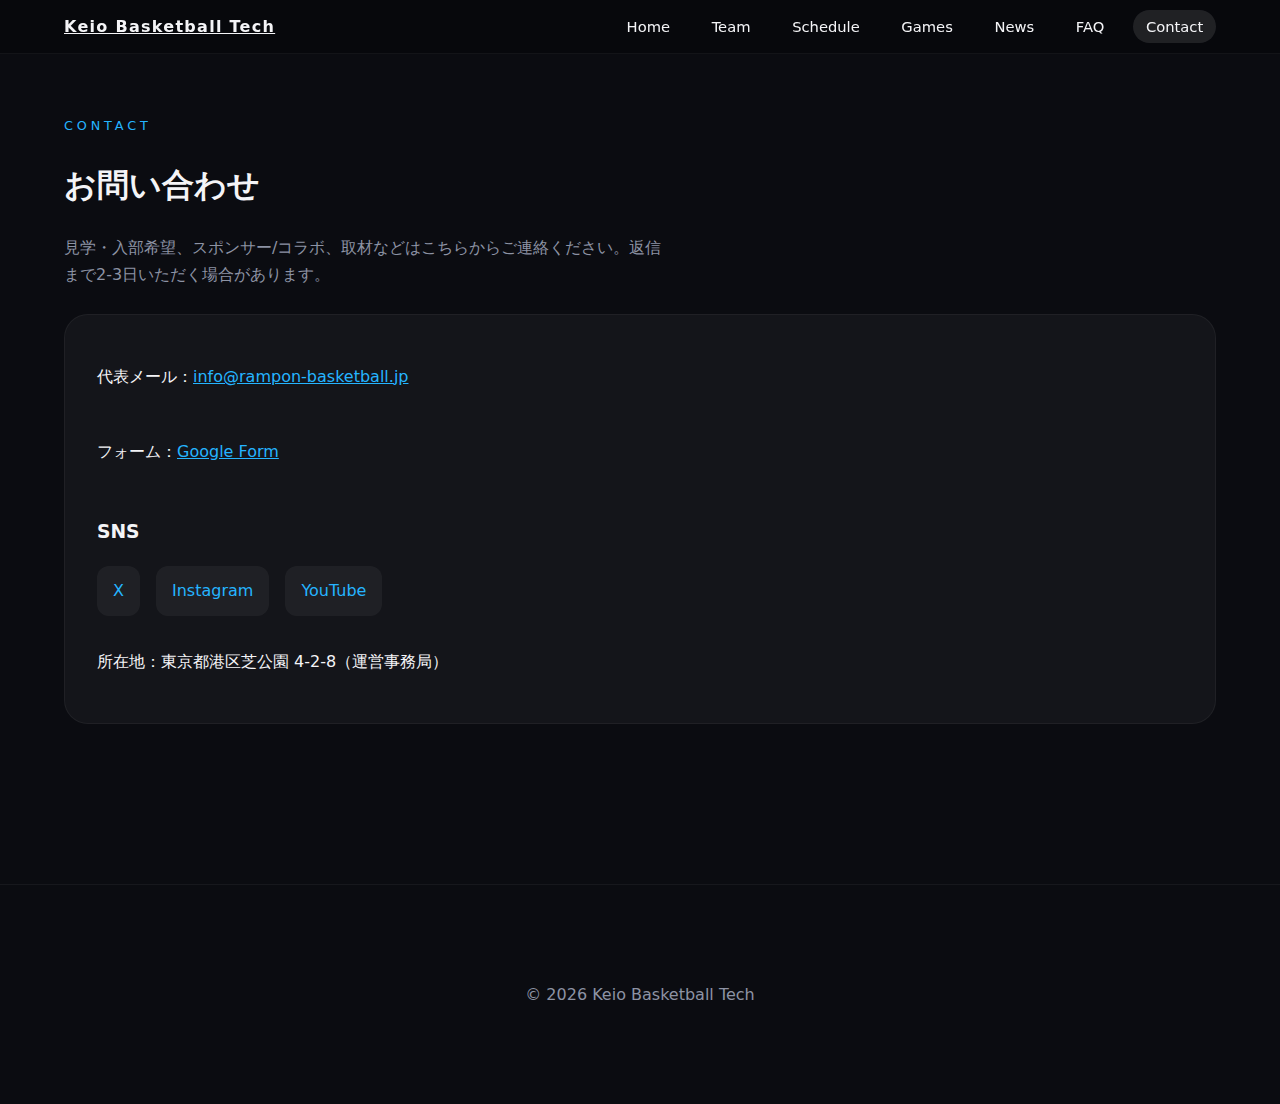
<file: contact.html>
<!DOCTYPE html>
<html lang="ja">
<head>
  <meta charset="UTF-8">
  <meta name="viewport" content="width=device-width, initial-scale=1.0">
  <title>Contact | Keio Basketball Tech</title>
  <link rel="stylesheet" href="assets/css/style.css">
</head>
<body data-page="contact">
  <header class="site-header">
    <nav class="navbar">
      <a class="brand" href="index.html">Keio Basketball Tech</a>
      <button class="nav-toggle" aria-label="メニューを開く">MENU</button>
      <ul class="nav-links">
        <li><a href="index.html">Home</a></li>
        <li><a href="team.html">Team</a></li>
        <li><a href="schedule.html">Schedule</a></li>
        <li><a href="games.html">Games</a></li>
        <li><a href="news.html">News</a></li>
        <li><a href="faq.html">FAQ</a></li>
        <li><a href="contact.html">Contact</a></li>
      </ul>
    </nav>
  </header>

  <main>
    <div class="wrapper">
      <section class="section">
        <div class="section-header">
          <p class="section-eyebrow">CONTACT</p>
          <h1>お問い合わせ</h1>
          <p>見学・入部希望、スポンサー/コラボ、取材などはこちらからご連絡ください。返信まで2-3日いただく場合があります。</p>
        </div>
        <div class="panel contact-card">
          <p>代表メール：<a href="mailto:info@rampon-basketball.jp">info@rampon-basketball.jp</a></p>
          <p>フォーム：<a href="https://forms.gle/example" target="_blank" rel="noopener">Google Form</a></p>
          <div>
            <h3>SNS</h3>
            <div class="sns-links">
              <a href="https://x.com/rampon_basketball" target="_blank" rel="noopener">X</a>
              <a href="https://instagram.com/rampon_basketball" target="_blank" rel="noopener">Instagram</a>
              <a href="https://youtube.com" target="_blank" rel="noopener">YouTube</a>
            </div>
          </div>
          <p>所在地：東京都港区芝公園 4-2-8（運営事務局）</p>
        </div>
      </section>
    </div>
  </main>

  <footer class="site-footer">
    <div class="wrapper">
      <p>© <span id="year"></span> Keio Basketball Tech</p>
    </div>
  </footer>
  <script>
    document.getElementById('year').textContent = new Date().getFullYear();
  </script>
  <script src="assets/js/main.js" defer></script>
</body>
</html>
</file>
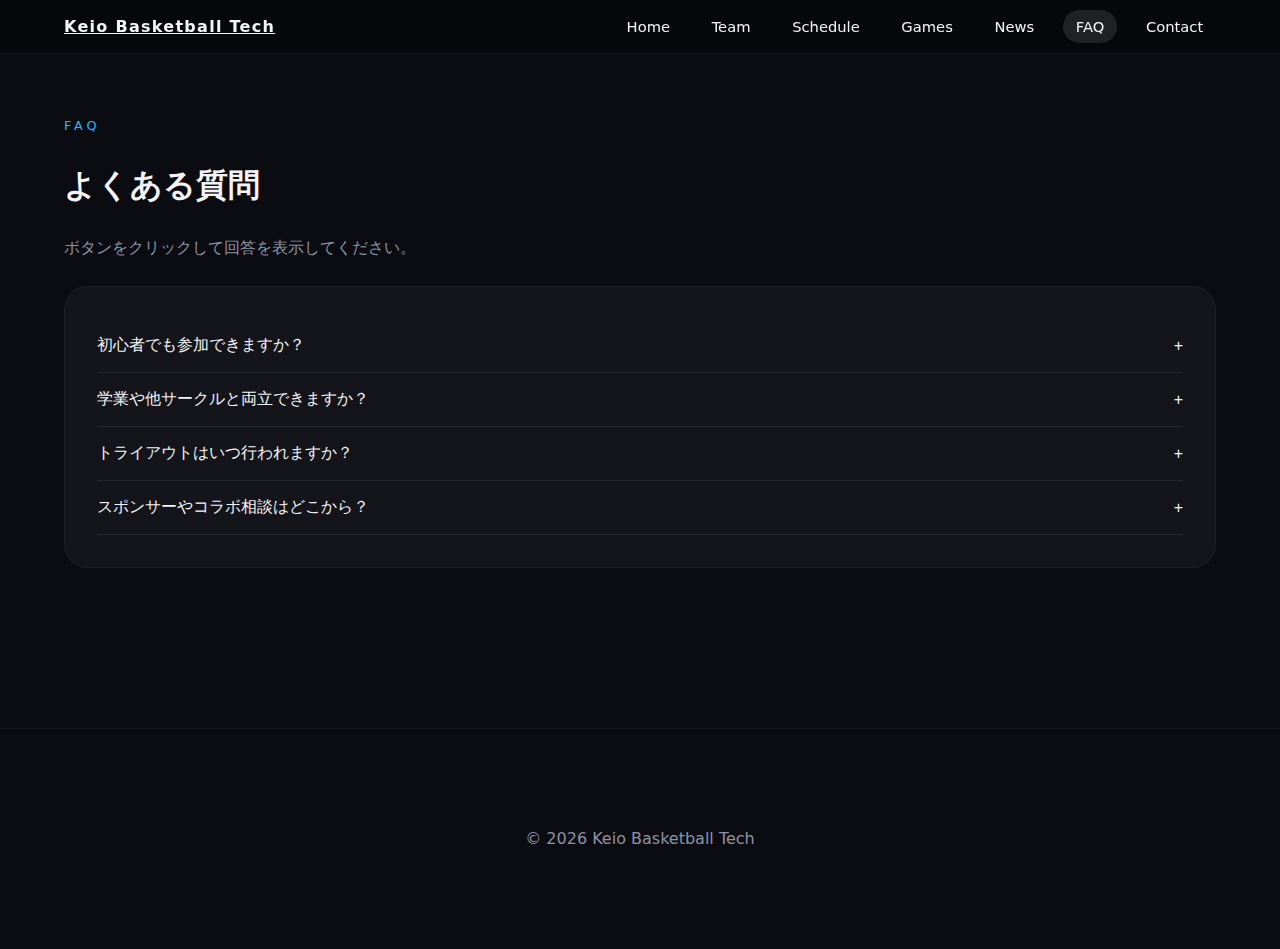
<file: faq.html>
<!DOCTYPE html>
<html lang="ja">
<head>
  <meta charset="UTF-8">
  <meta name="viewport" content="width=device-width, initial-scale=1.0">
  <title>FAQ | Keio Basketball Tech</title>
  <link rel="stylesheet" href="assets/css/style.css">
</head>
<body data-page="faq">
  <header class="site-header">
    <nav class="navbar">
      <a class="brand" href="index.html">Keio Basketball Tech</a>
      <button class="nav-toggle" aria-label="メニューを開く">MENU</button>
      <ul class="nav-links">
        <li><a href="index.html">Home</a></li>
        <li><a href="team.html">Team</a></li>
        <li><a href="schedule.html">Schedule</a></li>
        <li><a href="games.html">Games</a></li>
        <li><a href="news.html">News</a></li>
        <li><a href="faq.html">FAQ</a></li>
        <li><a href="contact.html">Contact</a></li>
      </ul>
    </nav>
  </header>

  <main>
    <div class="wrapper">
      <section class="section">
        <div class="section-header">
          <p class="section-eyebrow">FAQ</p>
          <h1>よくある質問</h1>
          <p>ボタンをクリックして回答を表示してください。</p>
        </div>
        <div class="panel">
          <div class="faq-item">
            <button class="faq-question">初心者でも参加できますか？ <span>+</span></button>
            <div class="faq-answer">
              <p>プレーヤーは競技経験者を対象としていますが、マネージャー・データ班・広報などサポートスタッフは未経験歓迎です。</p>
            </div>
          </div>
          <div class="faq-item">
            <button class="faq-question">学業や他サークルと両立できますか？ <span>+</span></button>
            <div class="faq-answer">
              <p>週2回の練習と週末の試合が基本で、テスト期間はオフ設定。他団体との兼部も事前共有のうえ調整しています。</p>
            </div>
          </div>
          <div class="faq-item">
            <button class="faq-question">トライアウトはいつ行われますか？ <span>+</span></button>
            <div class="faq-answer">
              <p>春（3月）と秋（9月）に実施予定です。エントリー情報は News ページとSNSで告知します。</p>
            </div>
          </div>
          <div class="faq-item">
            <button class="faq-question">スポンサーやコラボ相談はどこから？ <span>+</span></button>
            <div class="faq-answer">
              <p><a href="contact.html">Contact</a> ページのメールアドレスまでご連絡ください。資料をお送りします。</p>
            </div>
          </div>
        </div>
      </section>
    </div>
  </main>

  <footer class="site-footer">
    <div class="wrapper">
      <p>© <span id="year"></span> Keio Basketball Tech</p>
    </div>
  </footer>
  <script>
    document.getElementById('year').textContent = new Date().getFullYear();
  </script>
  <script src="assets/js/main.js" defer></script>
</body>
</html>
</file>
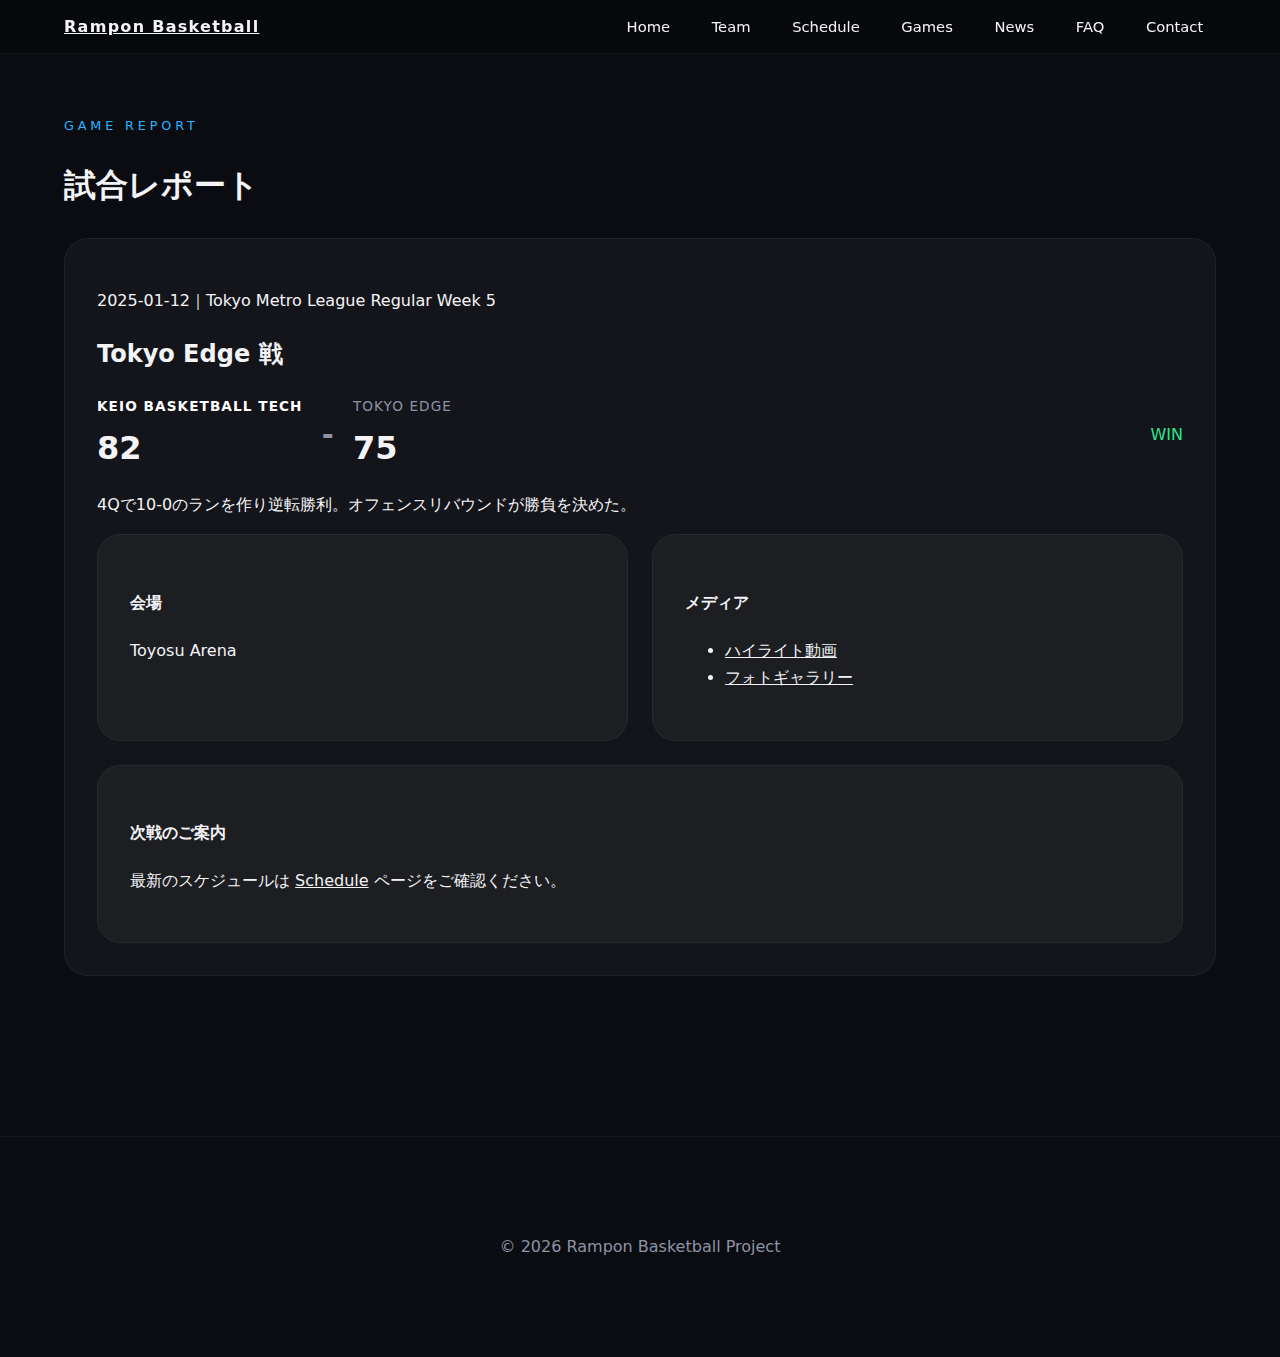
<file: game.html>
<!DOCTYPE html>
<html lang="ja">
<head>
  <meta charset="UTF-8">
  <meta name="viewport" content="width=device-width, initial-scale=1.0">
  <title>Game Detail | Rampon Basketball Project</title>
  <link rel="stylesheet" href="assets/css/style.css">
</head>
<body data-page="game-detail">
  <header class="site-header">
    <nav class="navbar">
      <a class="brand" href="index.html">Rampon Basketball</a>
      <button class="nav-toggle" aria-label="メニューを開く">MENU</button>
      <ul class="nav-links">
        <li><a href="index.html">Home</a></li>
        <li><a href="team.html">Team</a></li>
        <li><a href="schedule.html">Schedule</a></li>
        <li><a href="games.html">Games</a></li>
        <li><a href="news.html">News</a></li>
        <li><a href="faq.html">FAQ</a></li>
        <li><a href="contact.html">Contact</a></li>
      </ul>
    </nav>
  </header>

  <main>
    <div class="wrapper">
      <section class="section">
        <div class="section-header">
          <p class="section-eyebrow">GAME REPORT</p>
          <h1>試合レポート</h1>
        </div>
        <article id="game-detail" class="panel">
          <p>読み込み中...</p>
        </article>
      </section>
    </div>
  </main>

  <footer class="site-footer">
    <div class="wrapper">
      <p>© <span id="year"></span> Rampon Basketball Project</p>
    </div>
  </footer>
  <script>
    document.getElementById('year').textContent = new Date().getFullYear();
  </script>
  <script src="assets/js/main.js" defer></script>
</body>
</html>
</file>
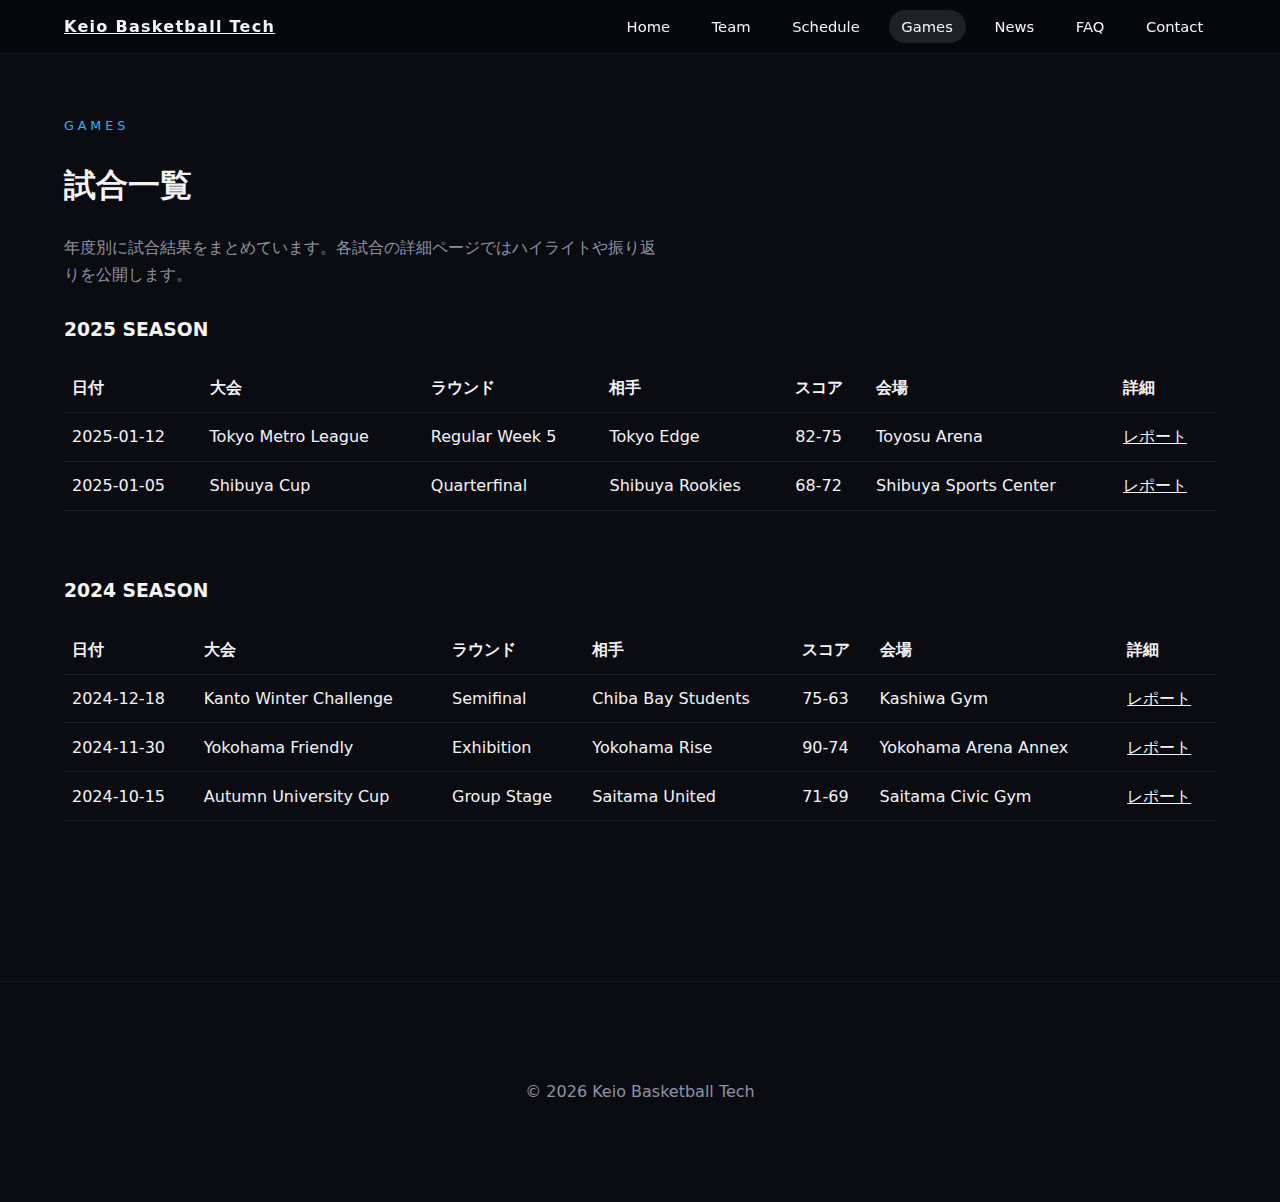
<file: games.html>
<!DOCTYPE html>
<html lang="ja">
<head>
  <meta charset="UTF-8">
  <meta name="viewport" content="width=device-width, initial-scale=1.0">
  <title>Games | Keio Basketball Tech</title>
  <link rel="stylesheet" href="assets/css/style.css">
</head>
<body data-page="games">
  <header class="site-header">
    <nav class="navbar">
      <a class="brand" href="index.html">Keio Basketball Tech</a>
      <button class="nav-toggle" aria-label="メニューを開く">MENU</button>
      <ul class="nav-links">
        <li><a href="index.html">Home</a></li>
        <li><a href="team.html">Team</a></li>
        <li><a href="schedule.html">Schedule</a></li>
        <li><a href="games.html">Games</a></li>
        <li><a href="news.html">News</a></li>
        <li><a href="faq.html">FAQ</a></li>
        <li><a href="contact.html">Contact</a></li>
      </ul>
    </nav>
  </header>

  <main>
    <div class="wrapper">
      <section class="section">
        <div class="section-header">
          <p class="section-eyebrow">GAMES</p>
          <h1>試合一覧</h1>
          <p>年度別に試合結果をまとめています。各試合の詳細ページではハイライトや振り返りを公開します。</p>
        </div>
        <div id="games-table"></div>
      </section>
    </div>
  </main>

  <footer class="site-footer">
    <div class="wrapper">
      <p>© <span id="year"></span> Keio Basketball Tech</p>
    </div>
  </footer>
  <script>
    document.getElementById('year').textContent = new Date().getFullYear();
  </script>
  <script src="assets/js/main.js" defer></script>
</body>
</html>
</file>
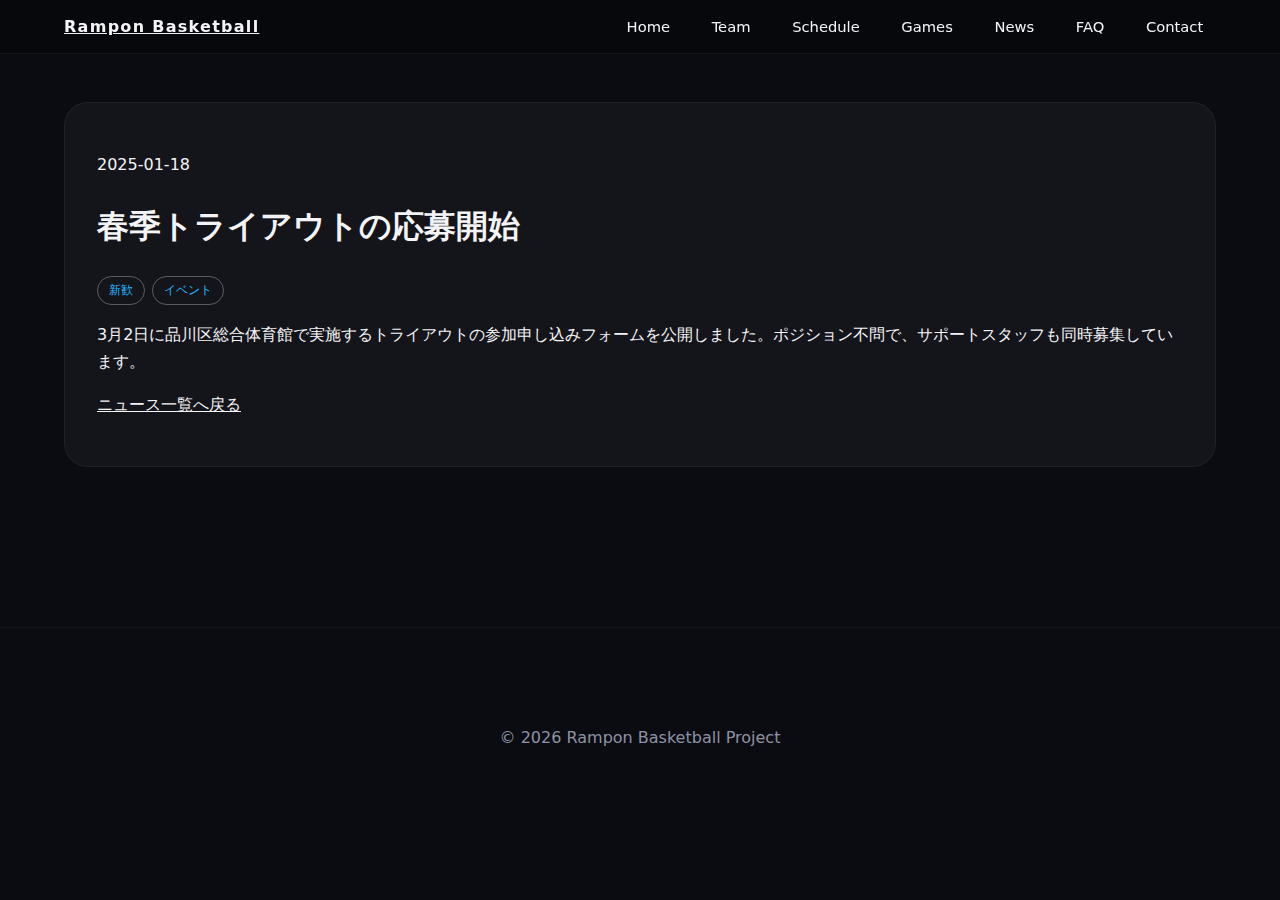
<file: news-article.html>
<!DOCTYPE html>
<html lang="ja">
<head>
  <meta charset="UTF-8">
  <meta name="viewport" content="width=device-width, initial-scale=1.0">
  <title>News Detail | Rampon Basketball Project</title>
  <link rel="stylesheet" href="assets/css/style.css">
</head>
<body data-page="news-detail">
  <header class="site-header">
    <nav class="navbar">
      <a class="brand" href="index.html">Rampon Basketball</a>
      <button class="nav-toggle" aria-label="メニューを開く">MENU</button>
      <ul class="nav-links">
        <li><a href="index.html">Home</a></li>
        <li><a href="team.html">Team</a></li>
        <li><a href="schedule.html">Schedule</a></li>
        <li><a href="games.html">Games</a></li>
        <li><a href="news.html">News</a></li>
        <li><a href="faq.html">FAQ</a></li>
        <li><a href="contact.html">Contact</a></li>
      </ul>
    </nav>
  </header>

  <main>
    <div class="wrapper">
      <section class="section">
        <article id="news-detail" class="panel">
          <p>読み込み中...</p>
        </article>
      </section>
    </div>
  </main>

  <footer class="site-footer">
    <div class="wrapper">
      <p>© <span id="year"></span> Rampon Basketball Project</p>
    </div>
  </footer>
  <script>
    document.getElementById('year').textContent = new Date().getFullYear();
  </script>
  <script src="assets/js/main.js" defer></script>
</body>
</html>
</file>
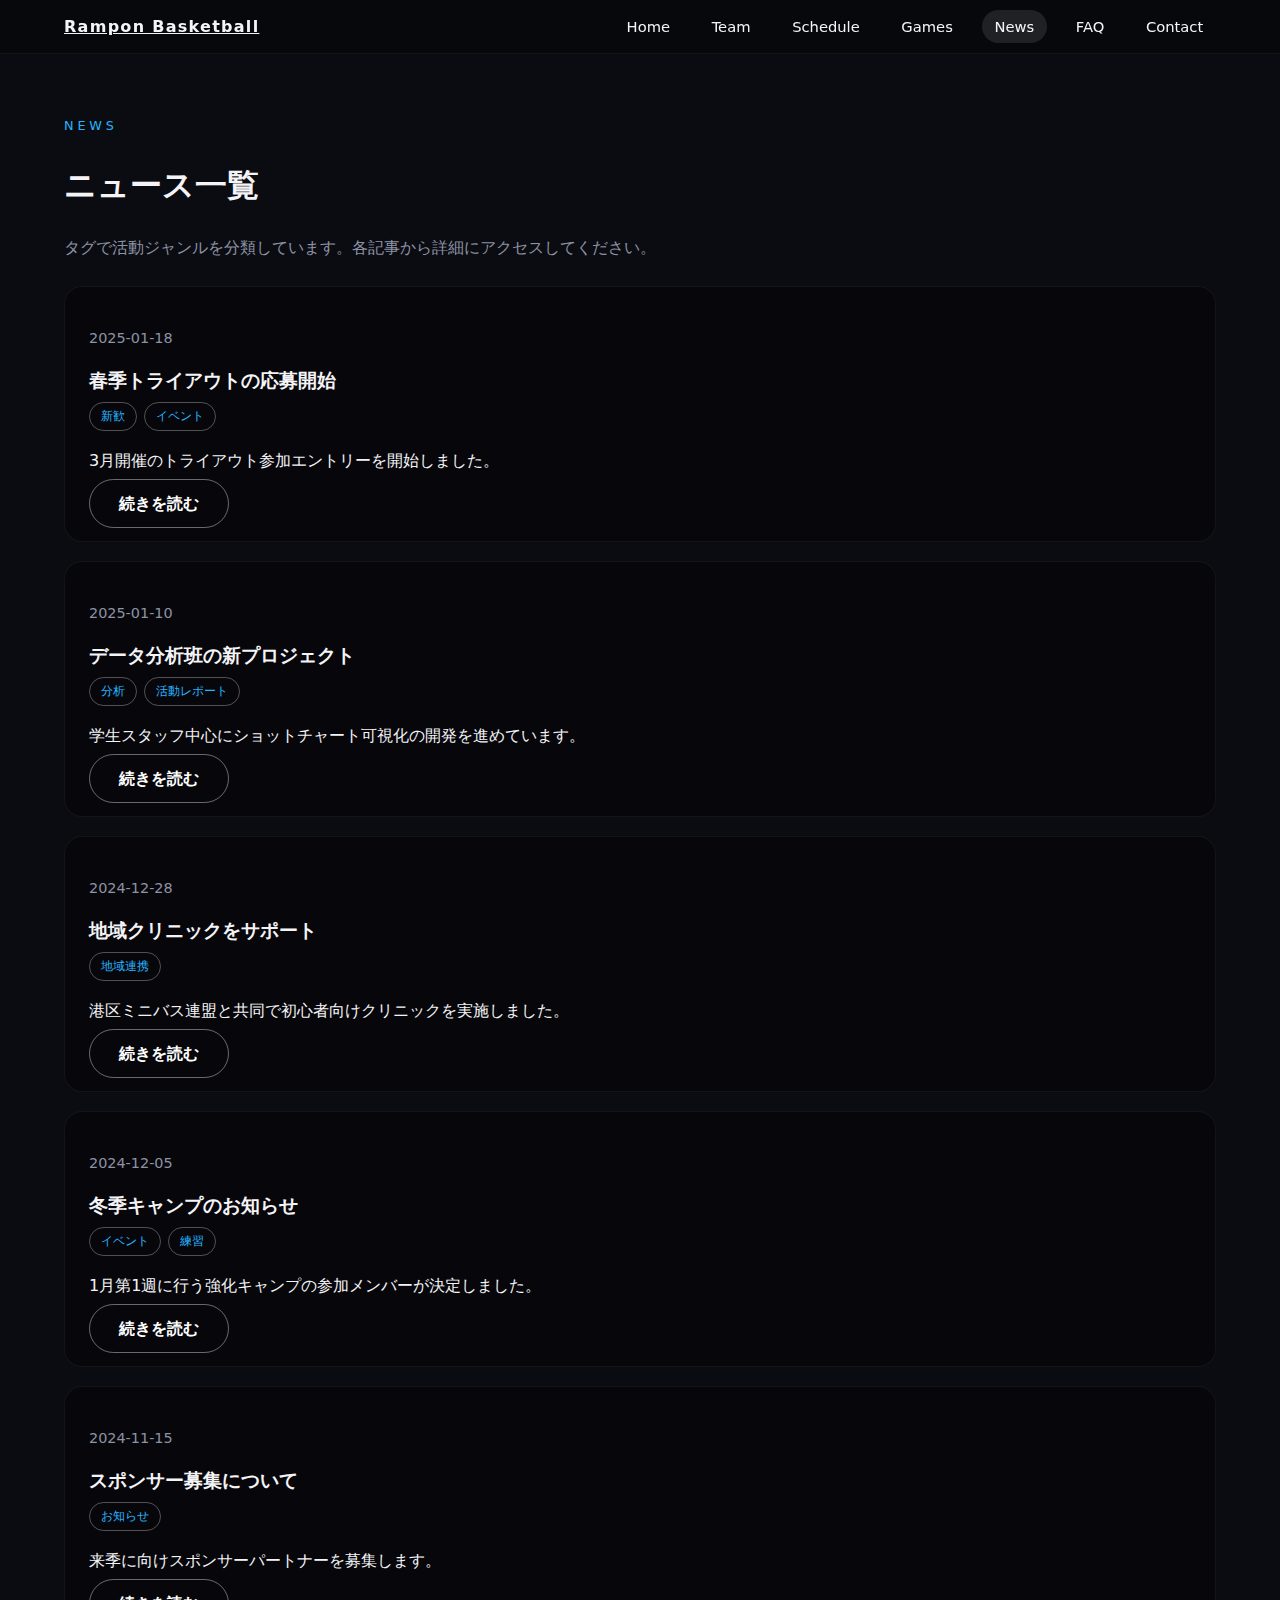
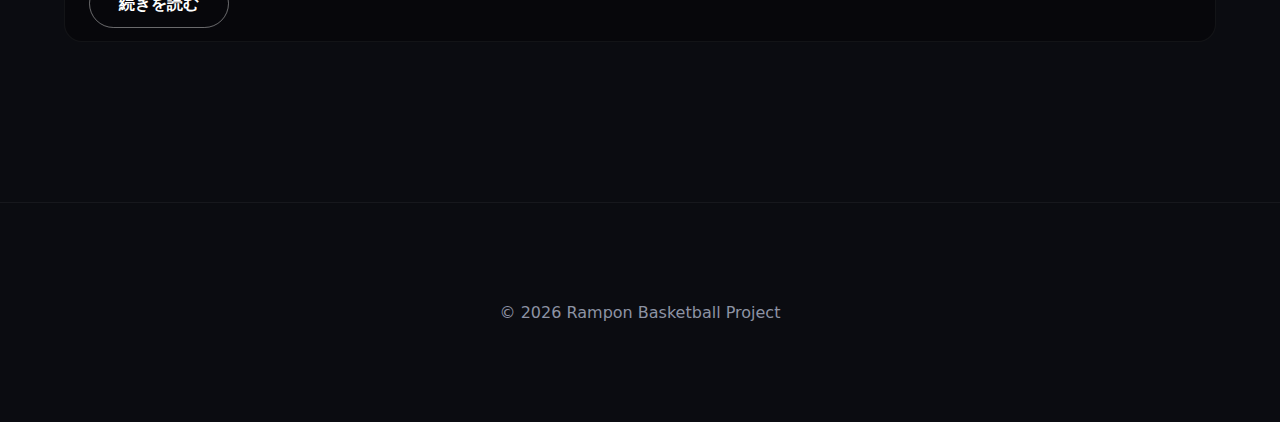
<file: news.html>
<!DOCTYPE html>
<html lang="ja">
<head>
  <meta charset="UTF-8">
  <meta name="viewport" content="width=device-width, initial-scale=1.0">
  <title>News | Rampon Basketball Project</title>
  <link rel="stylesheet" href="assets/css/style.css">
</head>
<body data-page="news">
  <header class="site-header">
    <nav class="navbar">
      <a class="brand" href="index.html">Rampon Basketball</a>
      <button class="nav-toggle" aria-label="メニューを開く">MENU</button>
      <ul class="nav-links">
        <li><a href="index.html">Home</a></li>
        <li><a href="team.html">Team</a></li>
        <li><a href="schedule.html">Schedule</a></li>
        <li><a href="games.html">Games</a></li>
        <li><a href="news.html">News</a></li>
        <li><a href="faq.html">FAQ</a></li>
        <li><a href="contact.html">Contact</a></li>
      </ul>
    </nav>
  </header>

  <main>
    <div class="wrapper">
      <section class="section">
        <div class="section-header">
          <p class="section-eyebrow">NEWS</p>
          <h1>ニュース一覧</h1>
          <p>タグで活動ジャンルを分類しています。各記事から詳細にアクセスしてください。</p>
        </div>
        <div id="news-list" class="news-list"></div>
      </section>
    </div>
  </main>

  <footer class="site-footer">
    <div class="wrapper">
      <p>© <span id="year"></span> Rampon Basketball Project</p>
    </div>
  </footer>
  <script>
    document.getElementById('year').textContent = new Date().getFullYear();
  </script>
  <script src="assets/js/main.js" defer></script>
</body>
</html>
</file>
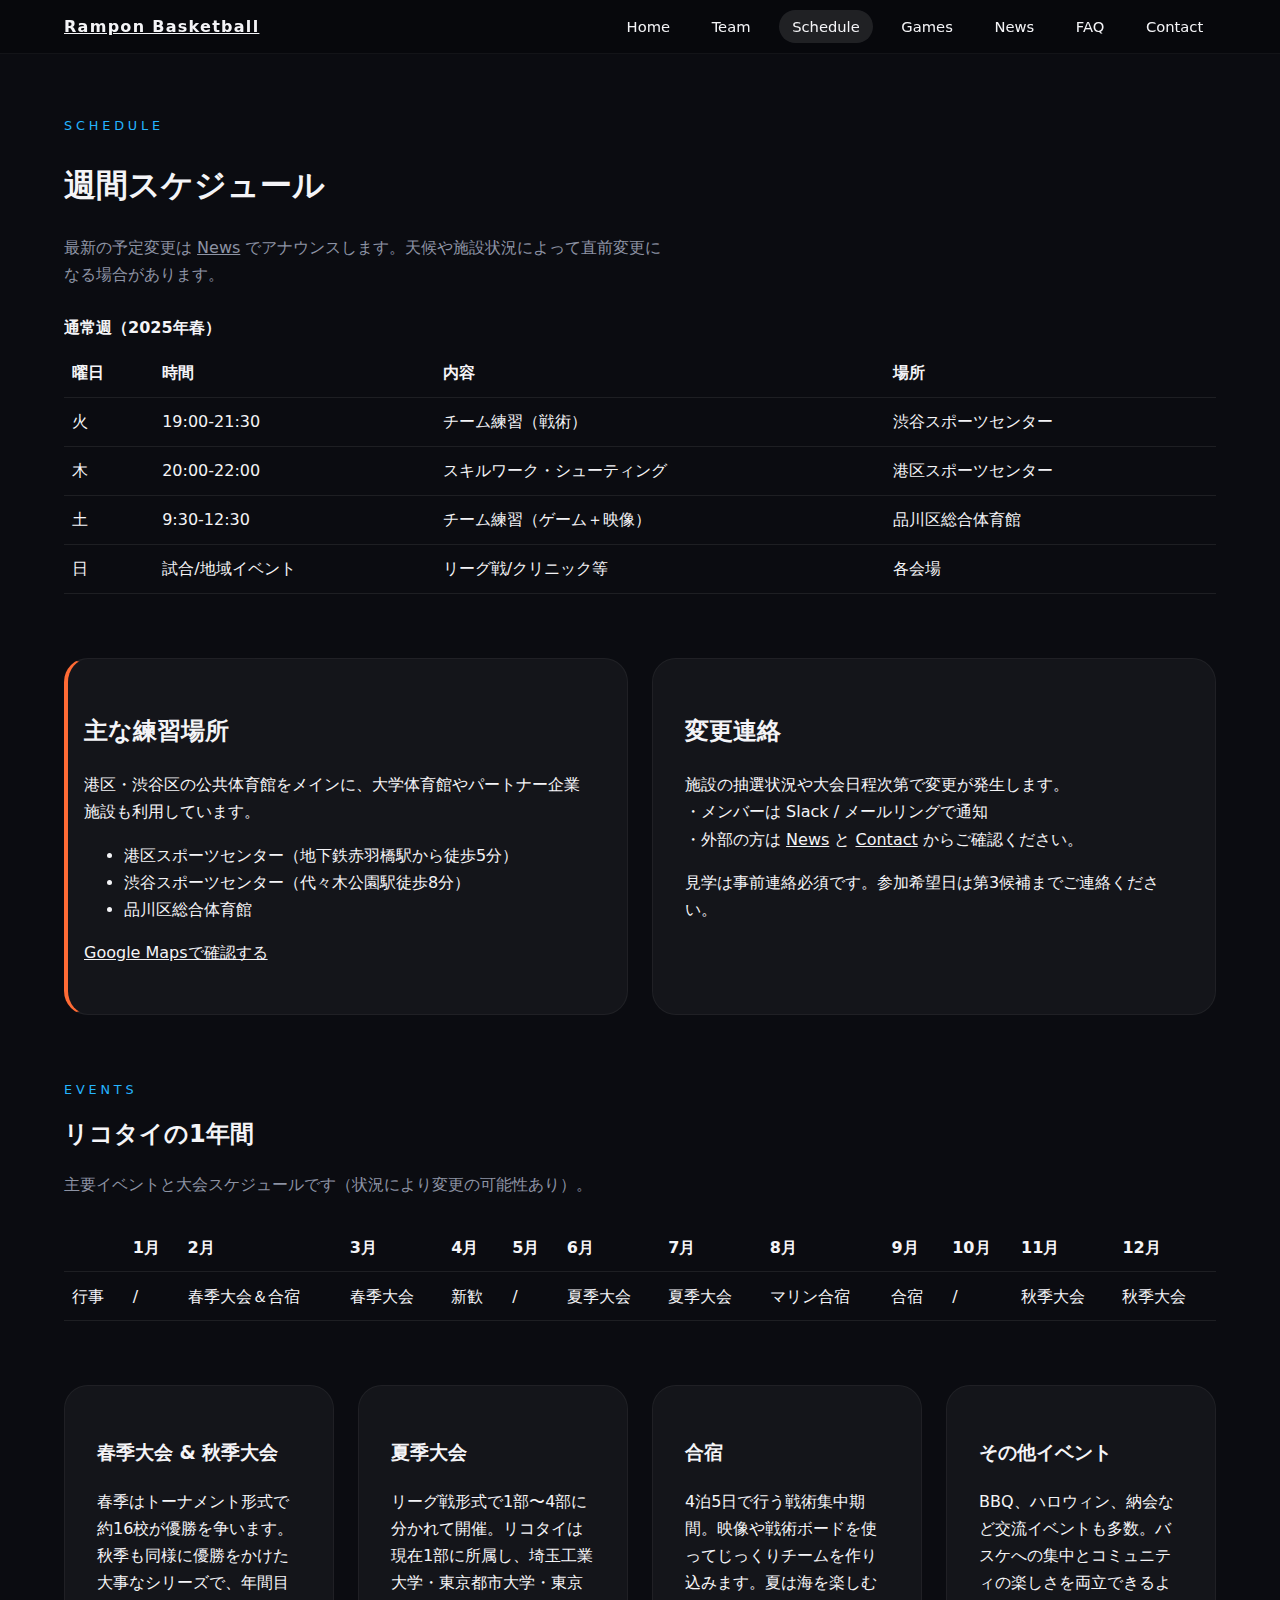
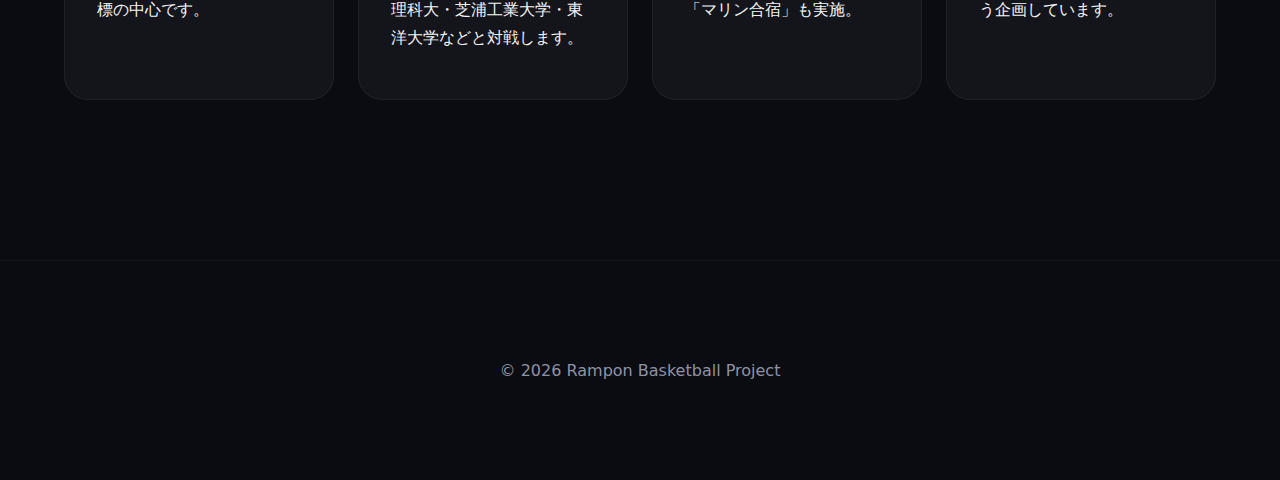
<file: schedule.html>
<!DOCTYPE html>
<html lang="ja">
<head>
  <meta charset="UTF-8">
  <meta name="viewport" content="width=device-width, initial-scale=1.0">
  <title>Schedule | Rampon Basketball Project</title>
  <link rel="stylesheet" href="assets/css/style.css">
</head>
<body data-page="schedule">
  <header class="site-header">
    <nav class="navbar">
      <a class="brand" href="index.html">Rampon Basketball</a>
      <button class="nav-toggle" aria-label="メニューを開く">MENU</button>
      <ul class="nav-links">
        <li><a href="index.html">Home</a></li>
        <li><a href="team.html">Team</a></li>
        <li><a href="schedule.html">Schedule</a></li>
        <li><a href="games.html">Games</a></li>
        <li><a href="news.html">News</a></li>
        <li><a href="faq.html">FAQ</a></li>
        <li><a href="contact.html">Contact</a></li>
      </ul>
    </nav>
  </header>

  <main>
    <div class="wrapper">
      <section class="section">
        <div class="section-header">
          <p class="section-eyebrow">SCHEDULE</p>
          <h1>週間スケジュール</h1>
          <p>最新の予定変更は <a href="news.html">News</a> でアナウンスします。天候や施設状況によって直前変更になる場合があります。</p>
        </div>
        <div class="table-scroll">
          <table class="schedule-table">
            <caption>通常週（2025年春）</caption>
            <thead>
              <tr>
                <th>曜日</th>
                <th>時間</th>
                <th>内容</th>
                <th>場所</th>
              </tr>
            </thead>
            <tbody>
              <tr>
                <td>火</td>
                <td>19:00-21:30</td>
                <td>チーム練習（戦術）</td>
                <td>渋谷スポーツセンター</td>
              </tr>
              <tr>
                <td>木</td>
                <td>20:00-22:00</td>
                <td>スキルワーク・シューティング</td>
                <td>港区スポーツセンター</td>
              </tr>
              <tr>
                <td>土</td>
                <td>9:30-12:30</td>
                <td>チーム練習（ゲーム＋映像）</td>
                <td>品川区総合体育館</td>
              </tr>
              <tr>
                <td>日</td>
                <td>試合/地域イベント</td>
                <td>リーグ戦/クリニック等</td>
                <td>各会場</td>
              </tr>
            </tbody>
          </table>
        </div>
      </section>

      <section class="section grid-two">
        <article class="panel location-card">
          <h2>主な練習場所</h2>
          <p>港区・渋谷区の公共体育館をメインに、大学体育館やパートナー企業施設も利用しています。</p>
          <ul>
            <li>港区スポーツセンター（地下鉄赤羽橋駅から徒歩5分）</li>
            <li>渋谷スポーツセンター（代々木公園駅徒歩8分）</li>
            <li>品川区総合体育館</li>
          </ul>
          <p><a href="https://maps.app.goo.gl/2R18f6aD3example" target="_blank" rel="noopener">Google Mapsで確認する</a></p>
        </article>
        <article class="panel">
          <h2>変更連絡</h2>
          <p>施設の抽選状況や大会日程次第で変更が発生します。<br>・メンバーは Slack / メールリングで通知<br>・外部の方は <a href="news.html">News</a> と <a href="contact.html">Contact</a> からご確認ください。</p>
          <p>見学は事前連絡必須です。参加希望日は第3候補までご連絡ください。</p>
        </article>
      </section>

      <section class="section">
        <div class="section-header">
          <p class="section-eyebrow">EVENTS</p>
          <h2>リコタイの1年間</h2>
          <p>主要イベントと大会スケジュールです（状況により変更の可能性あり）。</p>
        </div>
        <div class="table-scroll">
          <table>
            <thead>
              <tr>
                <th></th>
                <th>1月</th>
                <th>2月</th>
                <th>3月</th>
                <th>4月</th>
                <th>5月</th>
                <th>6月</th>
                <th>7月</th>
                <th>8月</th>
                <th>9月</th>
                <th>10月</th>
                <th>11月</th>
                <th>12月</th>
              </tr>
            </thead>
            <tbody>
              <tr>
                <td>行事</td>
                <td>/</td>
                <td>春季大会＆合宿</td>
                <td>春季大会</td>
                <td>新歓</td>
                <td>/</td>
                <td>夏季大会</td>
                <td>夏季大会</td>
                <td>マリン合宿</td>
                <td>合宿</td>
                <td>/</td>
                <td>秋季大会</td>
                <td>秋季大会</td>
              </tr>
            </tbody>
          </table>
        </div>
      </section>

      <section class="section grid-two">
        <article class="panel">
          <h3>春季大会 & 秋季大会</h3>
          <p>春季はトーナメント形式で約16校が優勝を争います。秋季も同様に優勝をかけた大事なシリーズで、年間目標の中心です。</p>
        </article>
        <article class="panel">
          <h3>夏季大会</h3>
          <p>リーグ戦形式で1部〜4部に分かれて開催。リコタイは現在1部に所属し、埼玉工業大学・東京都市大学・東京理科大・芝浦工業大学・東洋大学などと対戦します。</p>
        </article>
        <article class="panel">
          <h3>合宿</h3>
          <p>4泊5日で行う戦術集中期間。映像や戦術ボードを使ってじっくりチームを作り込みます。夏は海を楽しむ「マリン合宿」も実施。</p>
        </article>
        <article class="panel">
          <h3>その他イベント</h3>
          <p>BBQ、ハロウィン、納会など交流イベントも多数。バスケへの集中とコミュニティの楽しさを両立できるよう企画しています。</p>
        </article>
      </section>
    </div>
  </main>

  <footer class="site-footer">
    <div class="wrapper">
      <p>© <span id="year"></span> Rampon Basketball Project</p>
    </div>
  </footer>
  <script>
    document.getElementById('year').textContent = new Date().getFullYear();
  </script>
  <script src="assets/js/main.js" defer></script>
</body>
</html>
</file>
<file: assets/css/style.css>
:root {
  --bg-dark: #0b0c11;
  --bg-secondary: #151622;
  --bg-panel: rgba(255, 255, 255, 0.04);
  --text: #f4f4f7;
  --muted: #8d93a4;
  --accent: #ff6b35;
  --accent-2: #25b4ff;
  --danger: #f94c66;
  --font-heading: 'Montserrat', 'Noto Sans JP', system-ui, -apple-system, BlinkMacSystemFont, sans-serif;
  --font-body: 'Noto Sans JP', 'Hiragino Sans', 'Yu Gothic', system-ui, sans-serif;
}

* {
  box-sizing: border-box;
}

body {
  margin: 0;
  font-family: var(--font-body);
  background: var(--bg-dark);
  color: var(--text);
  line-height: 1.7;
}

a {
  color: inherit;
}

img {
  max-width: 100%;
  display: block;
}

.wrapper {
  width: min(1200px, 90vw);
  margin: 0 auto;
  padding: 3rem 0;
}

header.site-header {
  position: sticky;
  top: 0;
  z-index: 20;
  backdrop-filter: blur(10px);
  background: rgba(7, 8, 12, 0.85);
  border-bottom: 1px solid rgba(255, 255, 255, 0.05);
}

.navbar {
  display: flex;
  align-items: center;
  justify-content: space-between;
  width: min(1200px, 90vw);
  margin: 0 auto;
  padding: 0.8rem 0;
}

.brand {
  font-weight: 700;
  letter-spacing: 0.08em;
}

.nav-links {
  display: flex;
  align-items: center;
  gap: 1rem;
  list-style: none;
  margin: 0;
  padding: 0;
}

.nav-links a {
  text-decoration: none;
  padding: 0.5rem 0.8rem;
  border-radius: 999px;
  font-size: 0.92rem;
}

.nav-links a.active,
.nav-links a:hover {
  background: rgba(255, 255, 255, 0.1);
}

.nav-toggle {
  display: none;
  border: 1px solid rgba(255, 255, 255, 0.2);
  background: transparent;
  color: var(--text);
  padding: 0.4rem 0.7rem;
  border-radius: 8px;
}

.hero {
  position: relative;
  min-height: 70vh;
  display: flex;
  align-items: center;
  padding: 6rem 0;
  background: url('https://images.unsplash.com/photo-1519861531473-9200262188bf?auto=format&fit=crop&w=1600&q=80') center/cover;
  isolation: isolate;
}

.hero::after {
  content: '';
  position: absolute;
  inset: 0;
  background: linear-gradient(130deg, rgba(11, 12, 17, 0.9), rgba(11, 12, 17, 0.6));
  z-index: -1;
}

.hero--feature {
  background: url('https://images.unsplash.com/photo-1521412644187-c49fa049e84d?auto=format&fit=crop&w=1600&q=80') center/cover;
}

.hero > .wrapper {
  padding: 0;
}

.hero__layout {
  display: grid;
  grid-template-columns: repeat(auto-fit, minmax(280px, 1fr));
  gap: 2.5rem;
}

.hero-text {
  max-width: 620px;
}

.hero-eyebrow {
  letter-spacing: 0.3em;
  font-size: 0.85rem;
  color: var(--accent-2);
  margin-bottom: 0.5rem;
}

.hero h1 {
  margin: 0 0 1rem;
  font-size: clamp(2.5rem, 6vw, 4.8rem);
  font-family: var(--font-heading);
}

.hero p {
  color: #dcdfe8;
}

.hero-badges {
  margin-top: 1.2rem;
  display: flex;
  gap: 0.6rem;
  flex-wrap: wrap;
}

.hero-badges span {
  border: 1px solid rgba(255, 255, 255, 0.4);
  border-radius: 999px;
  padding: 0.3rem 0.9rem;
  font-size: 0.8rem;
  letter-spacing: 0.1em;
}

.hero-actions {
  margin-top: 1.8rem;
  display: flex;
  gap: 1rem;
  flex-wrap: wrap;
}

.hero-metrics {
  display: grid;
  grid-template-columns: repeat(auto-fit, minmax(120px, 1fr));
  gap: 1rem;
}

.hero-metrics div {
  padding: 1.2rem;
  border-radius: 18px;
  border: 1px solid rgba(255, 255, 255, 0.12);
  background: rgba(0, 0, 0, 0.35);
  text-align: center;
}

.metric-label {
  margin: 0;
  color: var(--muted);
  font-size: 0.85rem;
}

.btn {
  border: none;
  border-radius: 999px;
  padding: 0.85rem 1.8rem;
  font-weight: 600;
  cursor: pointer;
  text-decoration: none;
}

.btn-primary {
  background: var(--accent);
  color: #fff;
  box-shadow: 0 12px 25px rgba(255, 107, 53, 0.35);
}

.btn-ghost {
  background: transparent;
  color: #fff;
  border: 1px solid rgba(255, 255, 255, 0.4);
}

.section {
  margin-bottom: 4rem;
}

.section-header {
  margin-bottom: 1.6rem;
}

.section-header h2 {
  margin: 0.2rem 0 0.5rem;
  font-family: var(--font-heading);
}

.section__eyebrow,
.section-eyebrow {
  color: var(--accent-2);
  letter-spacing: 0.3em;
  font-size: 0.8rem;
}

.section__header > p:last-child,
.section-header > p:last-child {
  color: var(--muted);
  max-width: 600px;
}

.match-section {
  margin-top: -2rem;
}

.match-grid {
  display: grid;
  grid-template-columns: repeat(auto-fit, minmax(260px, 1fr));
  gap: 1.5rem;
}

.match-card {
  padding: 1.8rem;
  border-radius: 22px;
  border: 1px solid rgba(255, 255, 255, 0.08);
  background: rgba(0, 0, 0, 0.35);
  box-shadow: 0 15px 35px rgba(0, 0, 0, 0.3);
  min-height: 200px;
}

.match-card--next {
  background: linear-gradient(135deg, rgba(37, 180, 255, 0.25), rgba(0, 0, 0, 0.3));
}

.match-card__title {
  font-size: 0.85rem;
  letter-spacing: 0.15em;
  color: var(--accent-2);
  margin: 0 0 0.4rem;
}

.match-card__teams {
  margin: 1rem 0;
  font-size: 1.05rem;
  line-height: 1.4;
}

.match-card__meta {
  margin: 0;
  color: var(--muted);
}

.match-scoreboard {
  display: flex;
  align-items: center;
  gap: 1rem;
  margin: 1rem 0;
}

.match-scoreboard strong {
  font-size: 2rem;
  font-family: var(--font-heading);
}

.match-card__note {
  font-size: 0.85rem;
  color: var(--muted);
  margin-top: 0.6rem;
}

.panel {
  background: var(--bg-panel);
  border-radius: 24px;
  padding: 2rem;
  border: 1px solid rgba(255, 255, 255, 0.05);
}

.news-list,
.games-list {
  display: grid;
  gap: 1.2rem;
}

.news-card,
.game-card {
  padding: 1.5rem;
  border-radius: 18px;
  border: 1px solid rgba(255, 255, 255, 0.05);
  background: rgba(0, 0, 0, 0.35);
}

.news-card h3,
.game-card h3,
.game-card h4 {
  margin: 0.3rem 0;
}

.tag {
  display: inline-block;
  padding: 0.2rem 0.7rem;
  border-radius: 999px;
  border: 1px solid rgba(255, 255, 255, 0.3);
  font-size: 0.75rem;
  margin-right: 0.4rem;
  color: var(--accent-2);
}

.game-result {
  display: flex;
  align-items: center;
  justify-content: space-between;
  gap: 1rem;
}

.game-score {
  display: flex;
  align-items: center;
  gap: 1.2rem;
}

.game-team {
  display: flex;
  flex-direction: column;
  gap: 0.2rem;
}

.game-team__name {
  font-size: 0.85rem;
  color: var(--muted);
  letter-spacing: 0.08em;
  text-transform: uppercase;
}

.game-team--home .game-team__name {
  color: #fff;
  font-weight: 600;
}

.game-team__score {
  font-size: 2rem;
  font-weight: 700;
  font-family: var(--font-heading);
}

.result-divider {
  font-size: 1.8rem;
  font-weight: 700;
  color: var(--muted);
}

.table-scroll {
  overflow-x: auto;
}

table {
  width: 100%;
  border-collapse: collapse;
  min-width: 720px;
}

th,
td {
  text-align: left;
  padding: 0.65rem 0.5rem;
  border-bottom: 1px solid rgba(255, 255, 255, 0.08);
}

tr:hover {
  background: rgba(255, 255, 255, 0.04);
}

.badge-win {
  color: #2be58c;
}

.badge-lose {
  color: var(--danger);
}

.sns-links {
  display: flex;
  gap: 1rem;
  flex-wrap: wrap;
}

.sns-links a {
  text-decoration: none;
  color: #fff;
  padding: 0.7rem 1rem;
  border-radius: 12px;
  background: rgba(255, 255, 255, 0.05);
}

.grid-two {
  display: grid;
  grid-template-columns: repeat(auto-fit, minmax(260px, 1fr));
  gap: 1.5rem;
}

.story-grid {
  display: grid;
  grid-template-columns: repeat(auto-fit, minmax(260px, 1fr));
  gap: 1.5rem;
}

.story-grid article {
  padding: 1.5rem;
  border-radius: 18px;
  border: 1px solid rgba(255, 255, 255, 0.05);
  background: rgba(0, 0, 0, 0.35);
}

.story-grid ul {
  margin: 0;
  padding-left: 1.2rem;
  color: #d8dae3;
}

.gallery-grid {
  display: grid;
  grid-template-columns: repeat(auto-fit, minmax(220px, 1fr));
  gap: 1.2rem;
}

.gallery-grid figure {
  margin: 0;
  border-radius: 18px;
  overflow: hidden;
  border: 1px solid rgba(255, 255, 255, 0.05);
}

.gallery-grid figcaption {
  padding: 0.7rem 1rem;
  background: rgba(0, 0, 0, 0.45);
  font-size: 0.9rem;
}

.sponsor-grid {
  display: grid;
  grid-template-columns: repeat(auto-fit, minmax(180px, 1fr));
  gap: 1rem;
  text-align: center;
}

.sponsor-grid span {
  padding: 1rem;
  border-radius: 12px;
  border: 1px dashed rgba(255, 255, 255, 0.3);
}

.muted {
  color: var(--muted);
  font-size: 0.9rem;
}

.schedule-table caption {
  caption-side: top;
  text-align: left;
  margin-bottom: 0.5rem;
  font-weight: 600;
}

.location-card {
  border-left: 4px solid var(--accent);
  padding-left: 1rem;
}

.faq-item {
  border-bottom: 1px solid rgba(255, 255, 255, 0.08);
}

.faq-question {
  width: 100%;
  background: none;
  border: none;
  text-align: left;
  padding: 1rem 0;
  color: var(--text);
  font-size: 1rem;
  display: flex;
  justify-content: space-between;
  align-items: center;
}

.faq-question:focus {
  outline: 2px solid var(--accent);
}

.faq-answer {
  max-height: 0;
  overflow: hidden;
  transition: max-height 0.3s ease;
  color: var(--muted);
}

.faq-item.open .faq-answer {
  max-height: 400px;
  margin-bottom: 1rem;
}

.contact-card {
  display: grid;
  gap: 1rem;
}

.contact-card a {
  color: var(--accent-2);
}

footer.site-footer {
  padding: 2rem 0;
  text-align: center;
  color: var(--muted);
  border-top: 1px solid rgba(255, 255, 255, 0.05);
  margin-top: 3rem;
}

@media (max-width: 768px) {
  .nav-links {
    position: absolute;
    top: 100%;
    right: 5%;
    flex-direction: column;
    background: rgba(9, 10, 15, 0.95);
    padding: 1rem;
    border-radius: 16px;
    display: none;
  }

  .nav-links.open {
    display: flex;
  }

  .nav-toggle {
    display: inline-flex;
  }

  .hero {
    min-height: 60vh;
    padding: 4rem 0;
  }

  table {
    min-width: 600px;
  }

  .hero__layout {
    grid-template-columns: 1fr;
  }

  .match-grid,
  .gallery-grid,
  .sponsor-grid,
  .story-grid {
    grid-template-columns: 1fr;
  }

  .game-result {
    flex-direction: column;
    align-items: flex-start;
    gap: 0.8rem;
  }

  .game-score {
    width: 100%;
    justify-content: space-between;
  }

  .game-team__score {
    font-size: 1.6rem;
  }
}
</file>
